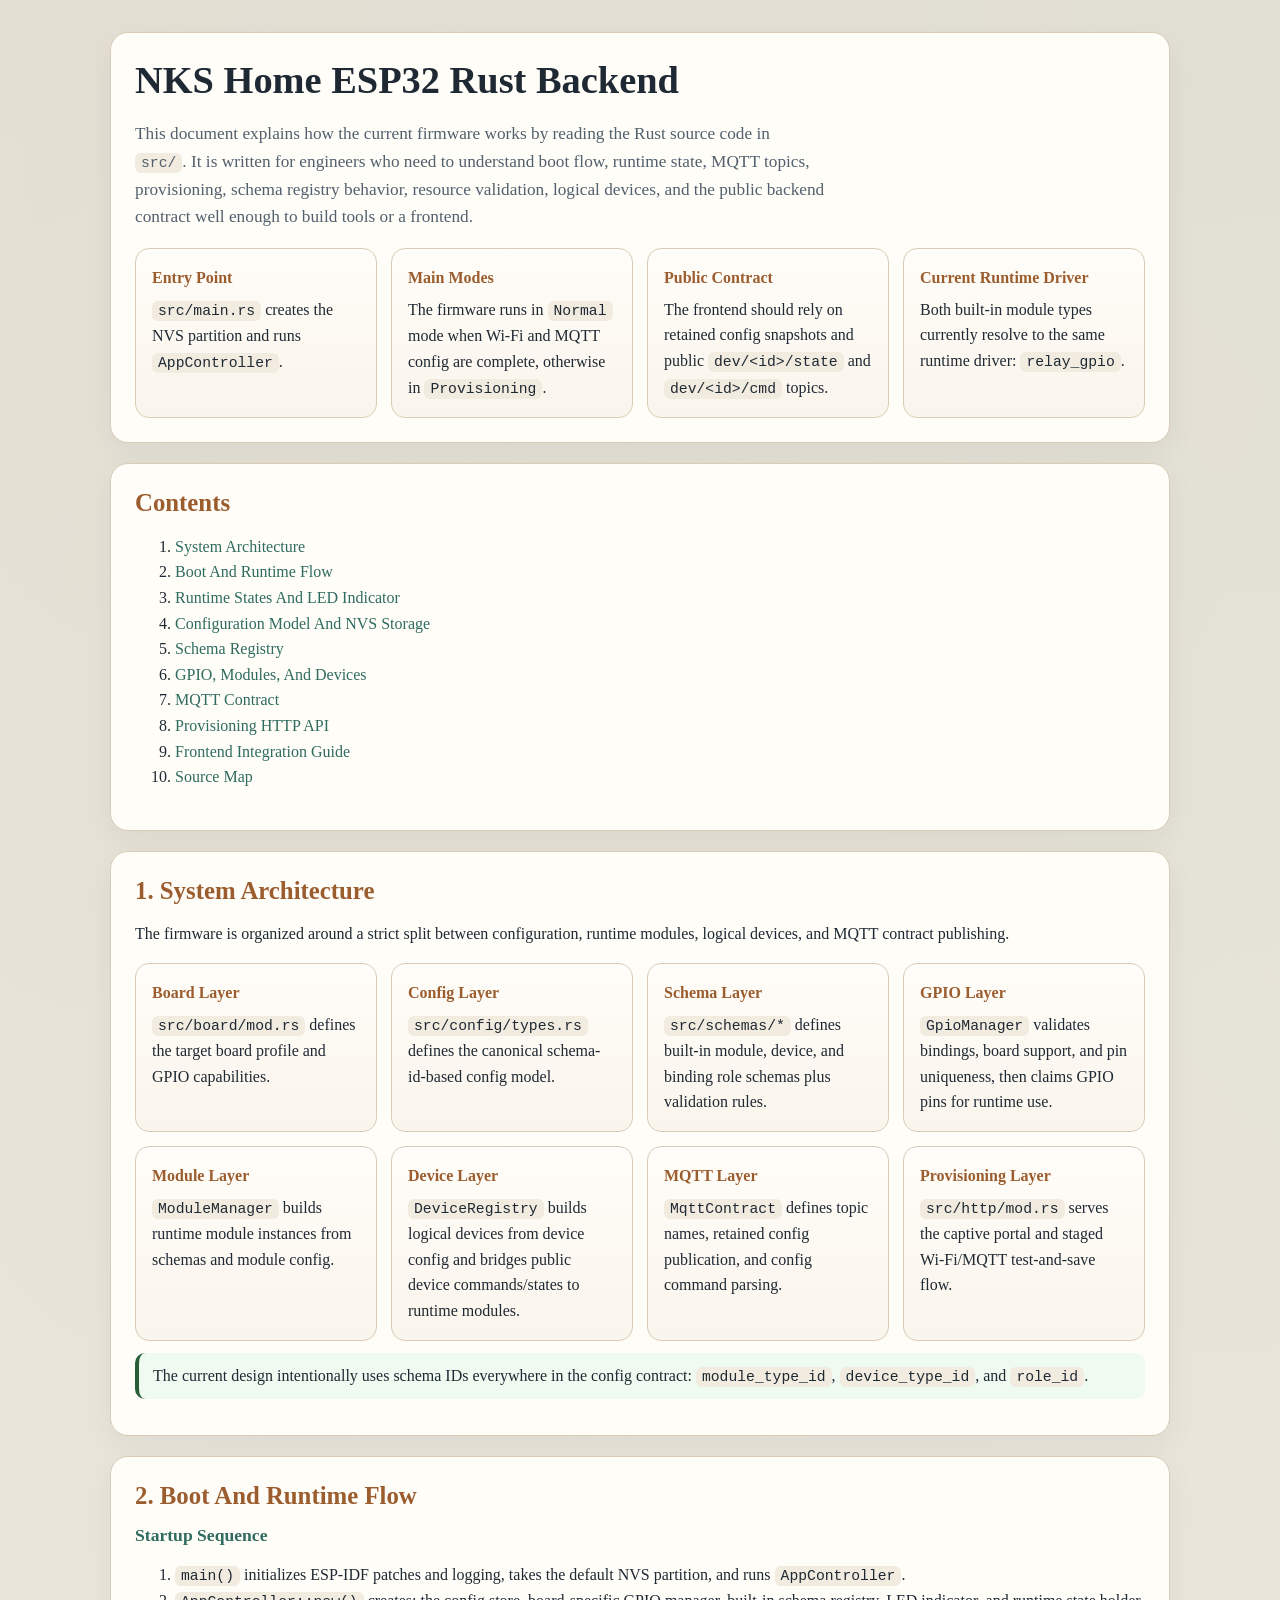
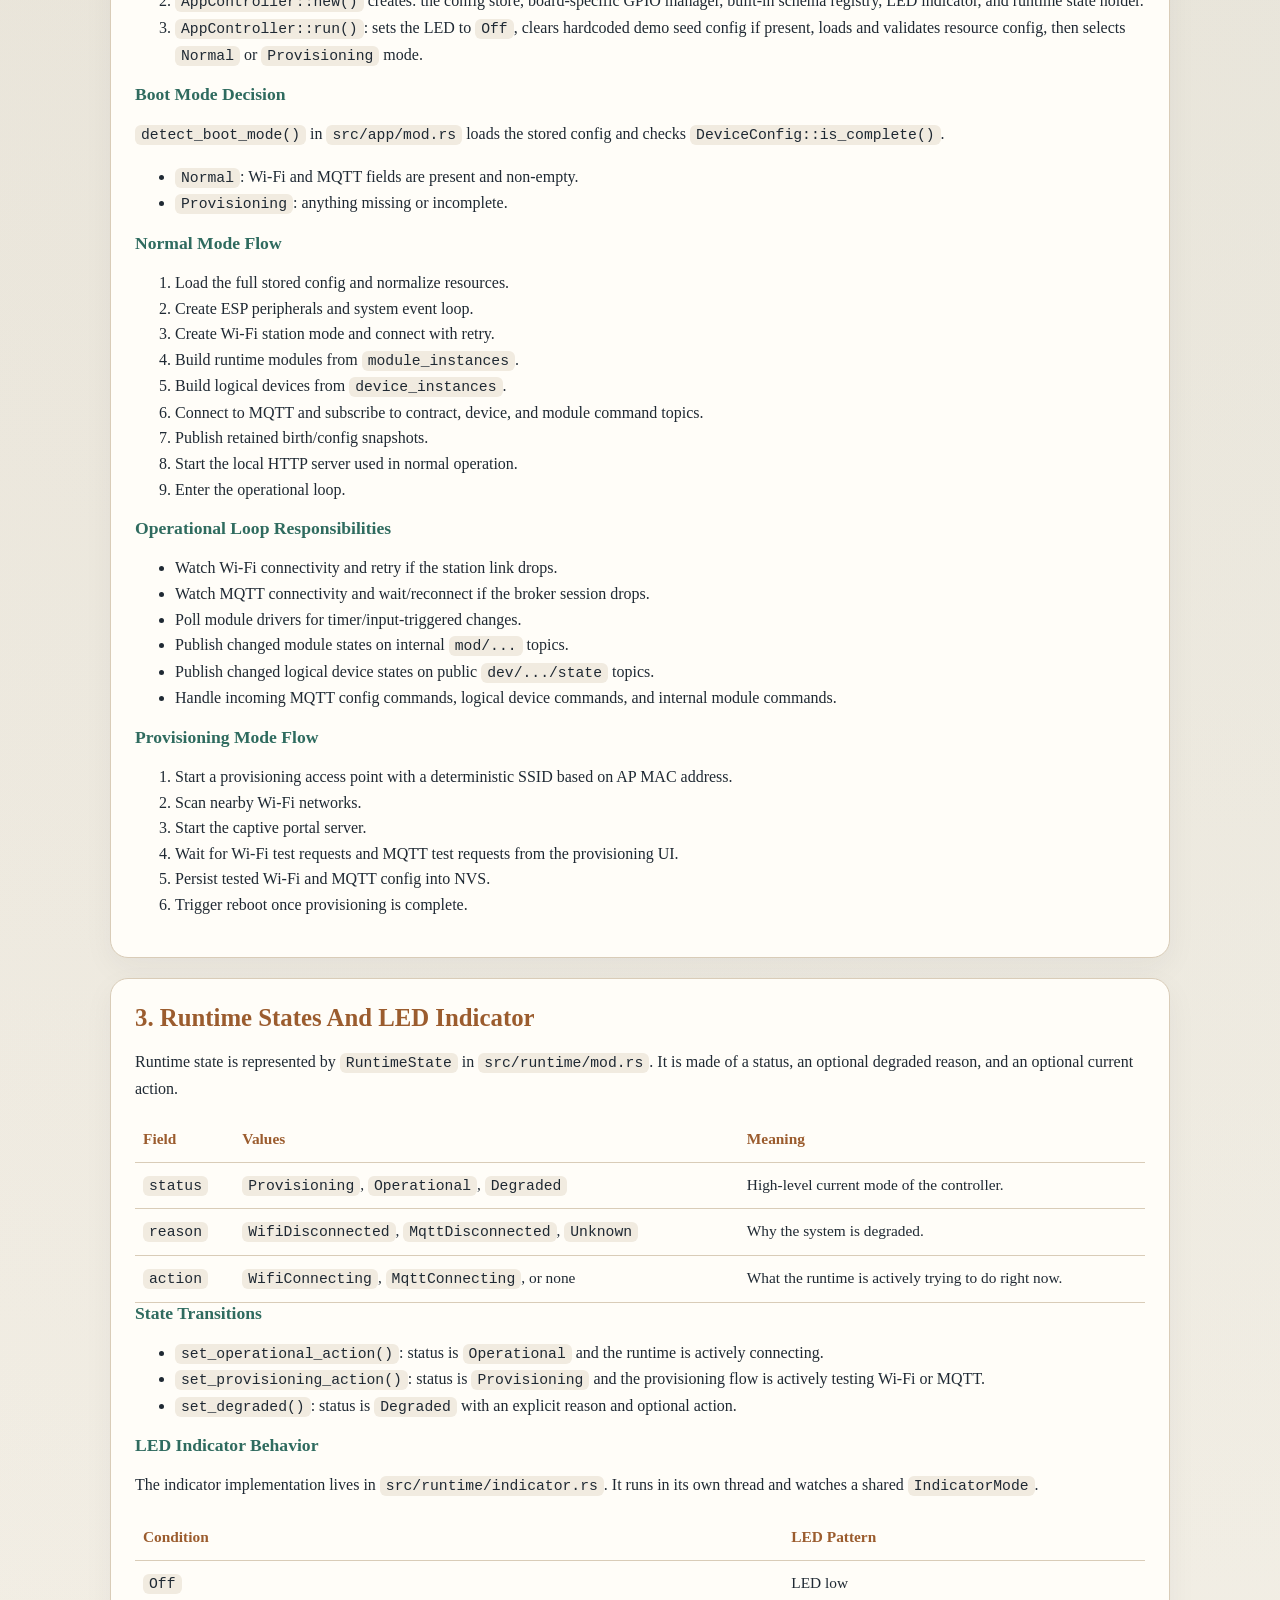
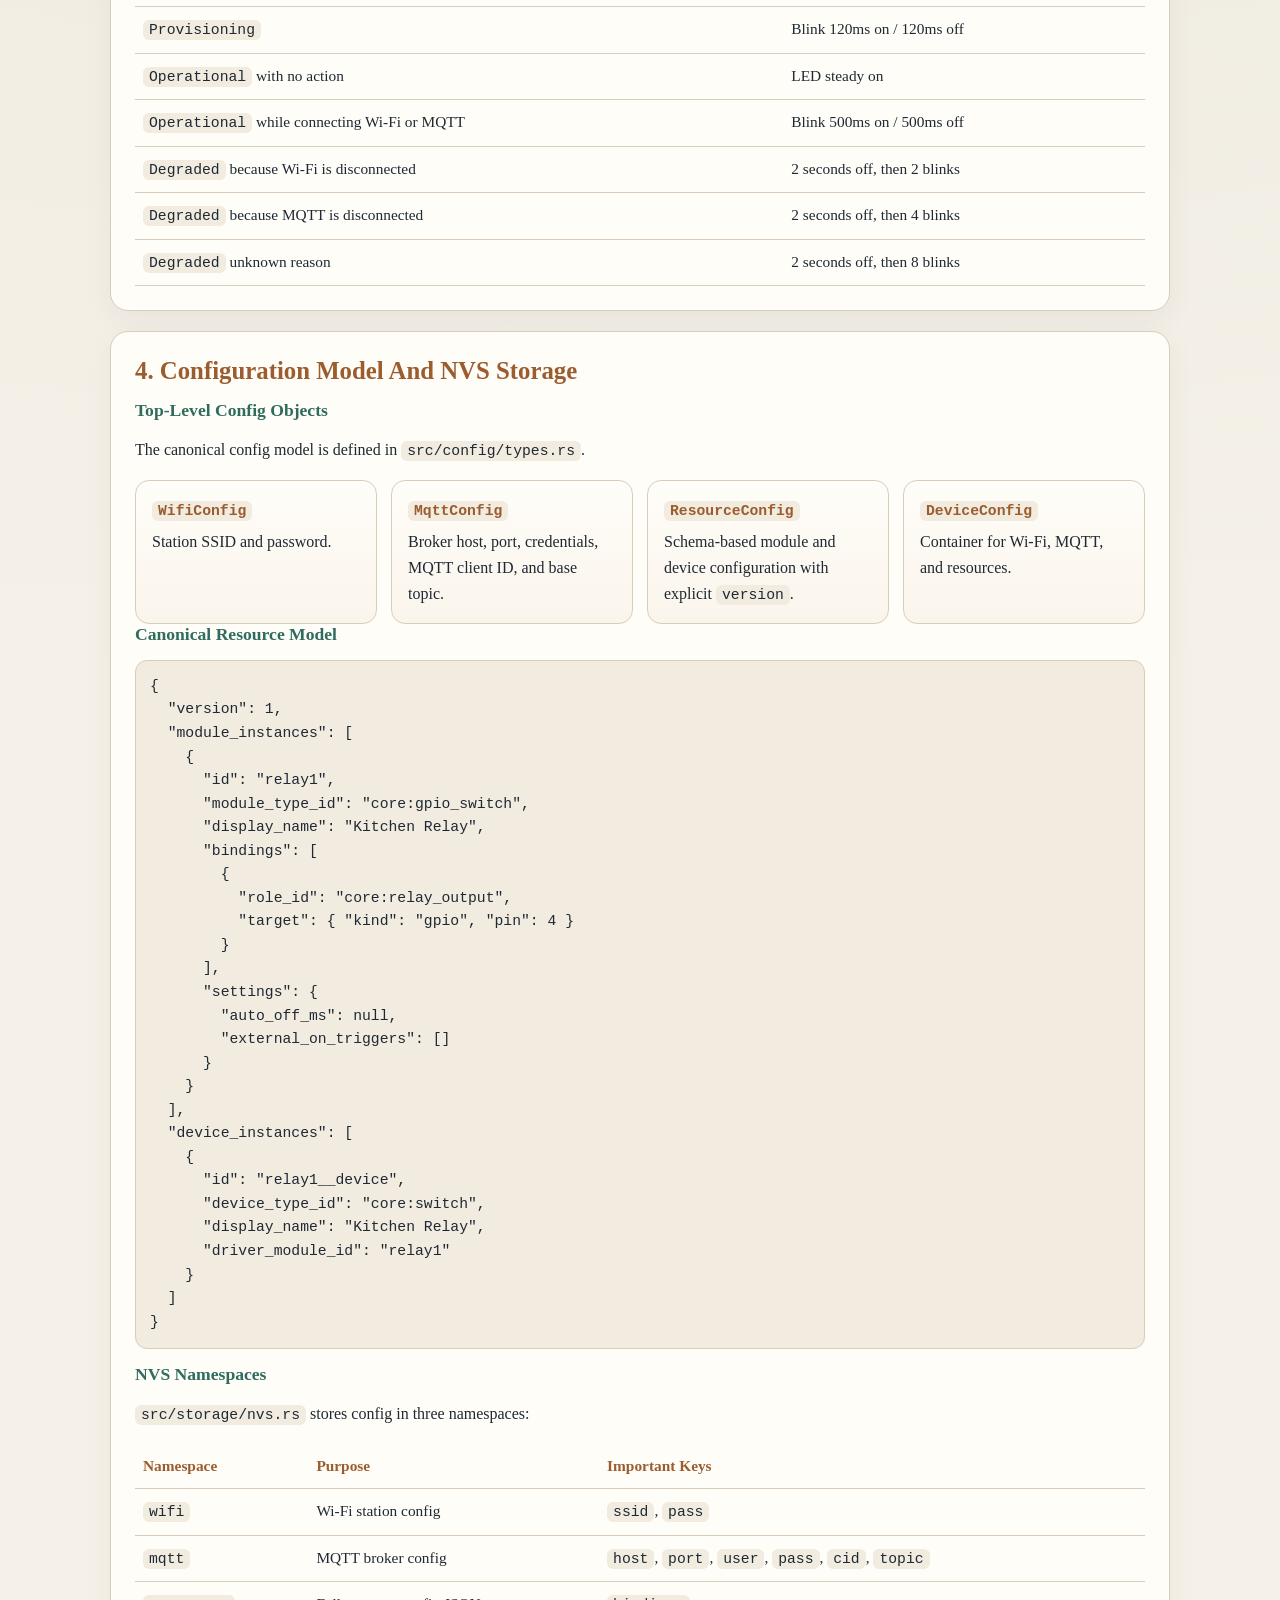
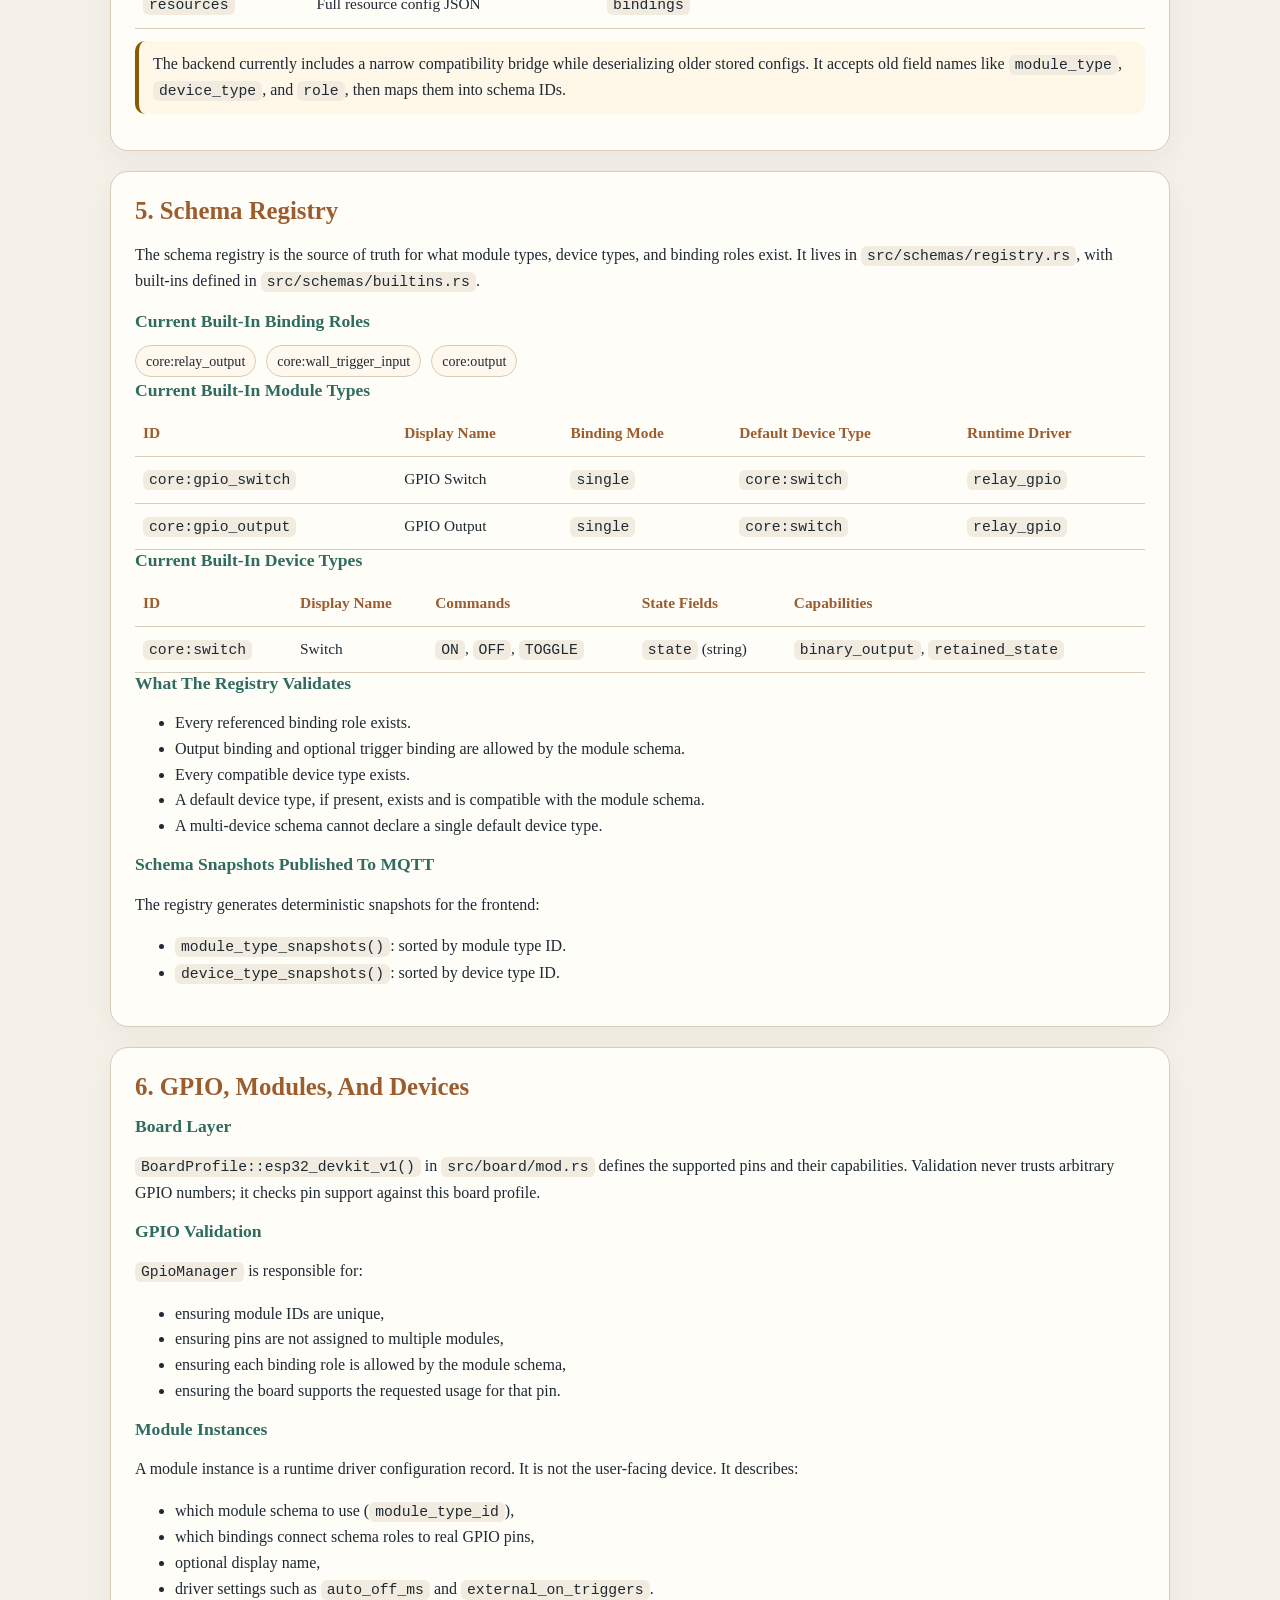
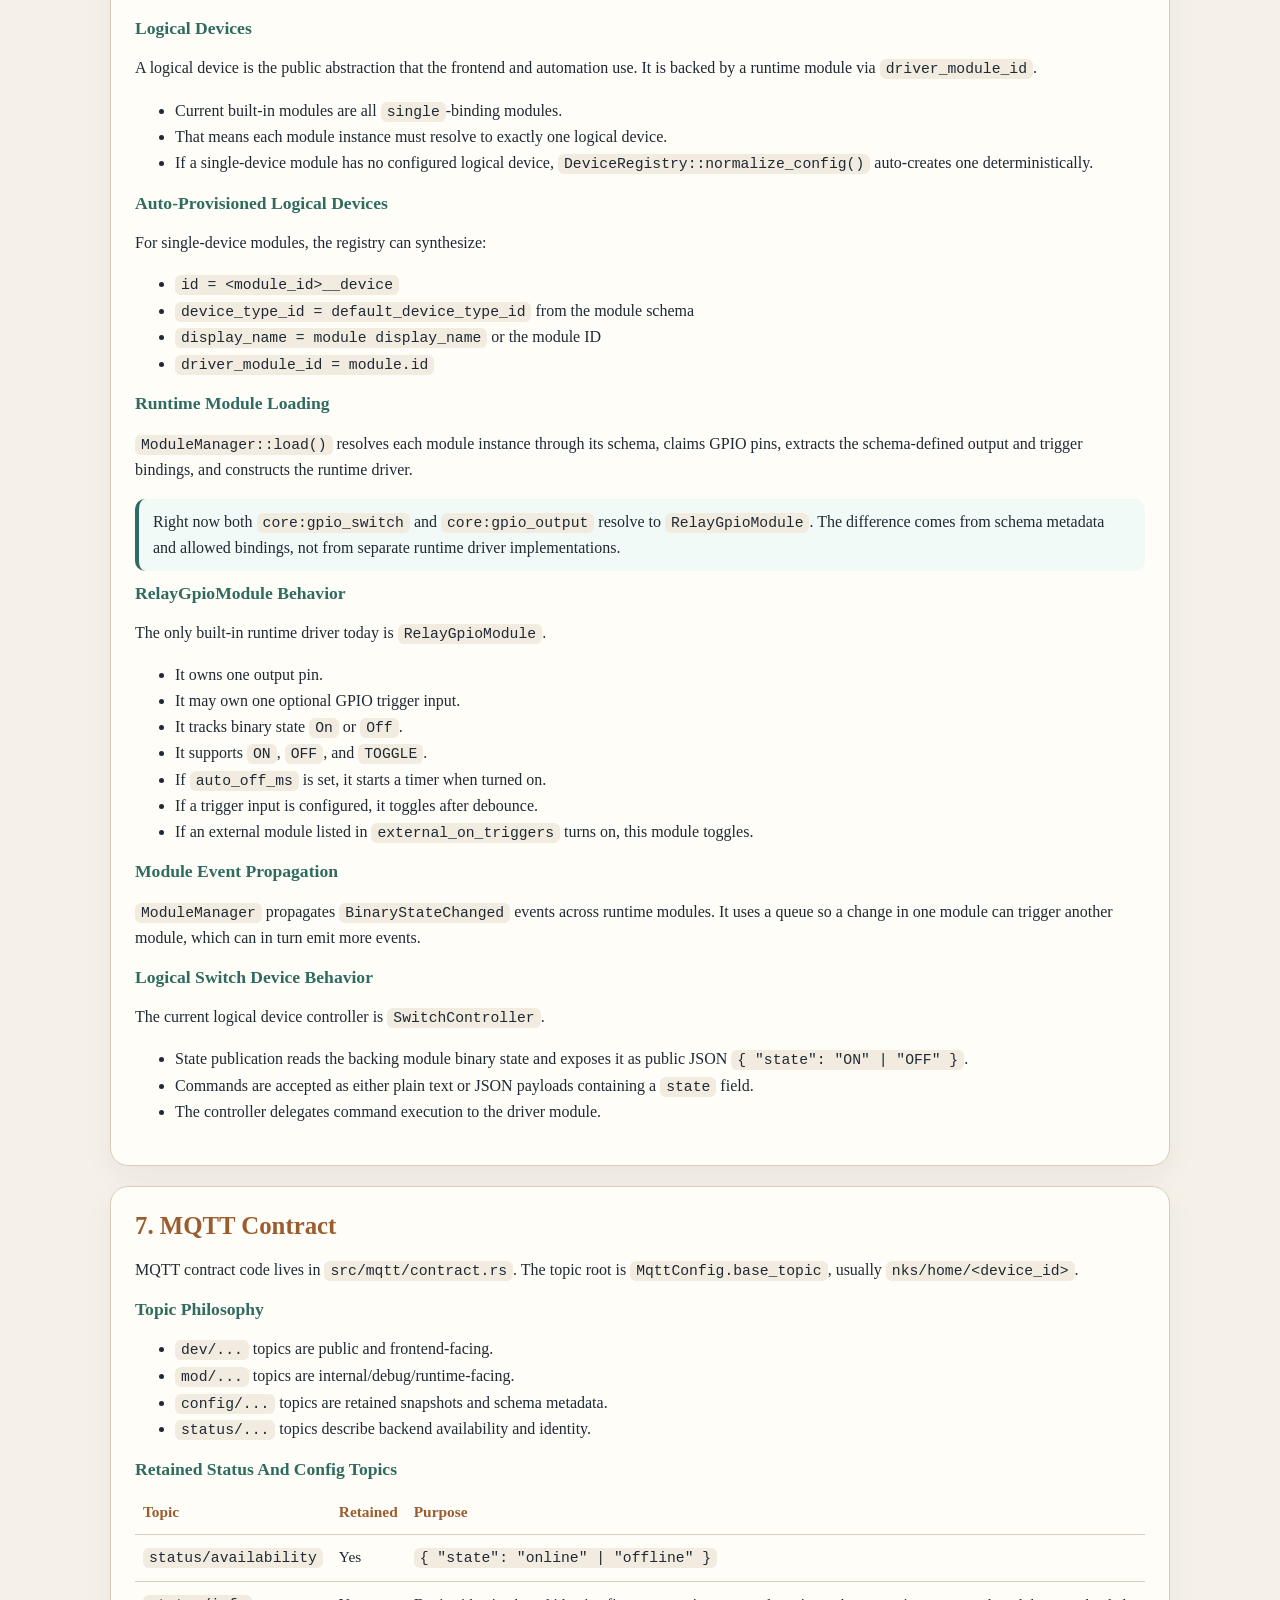
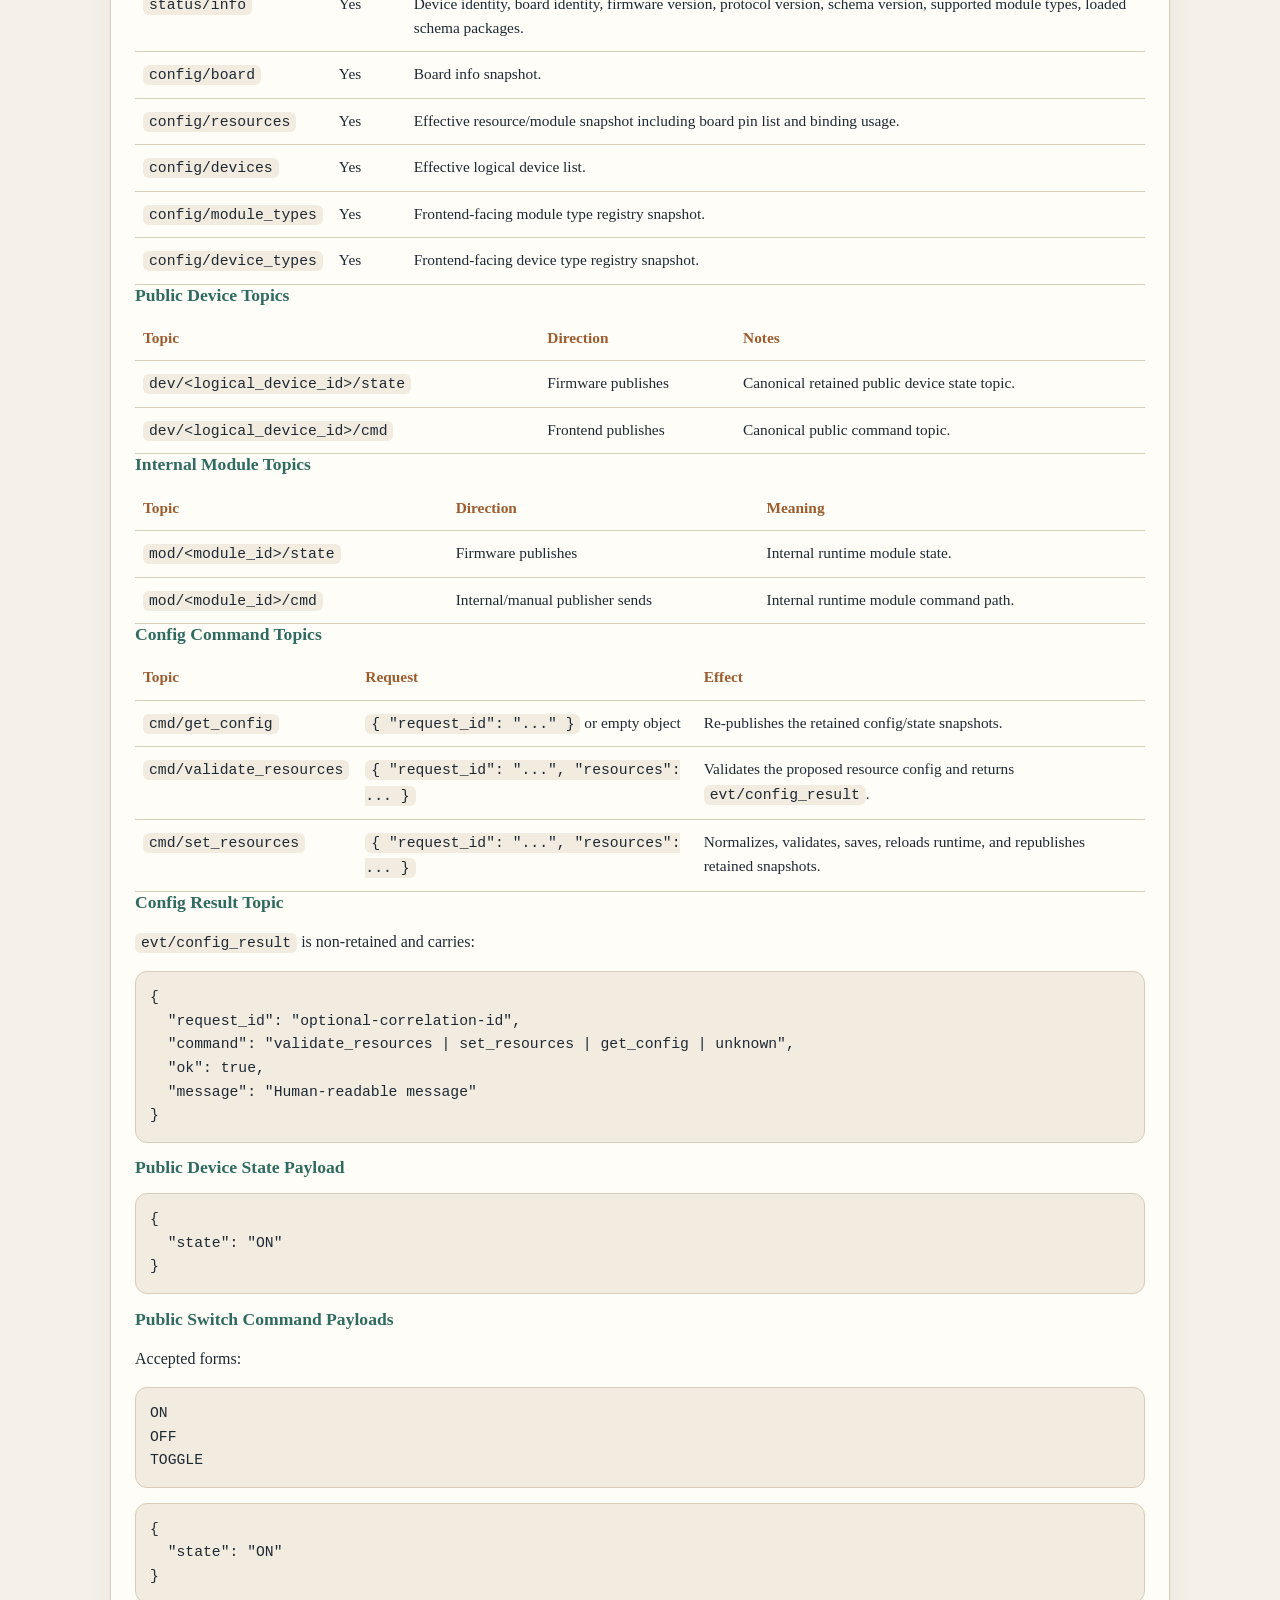
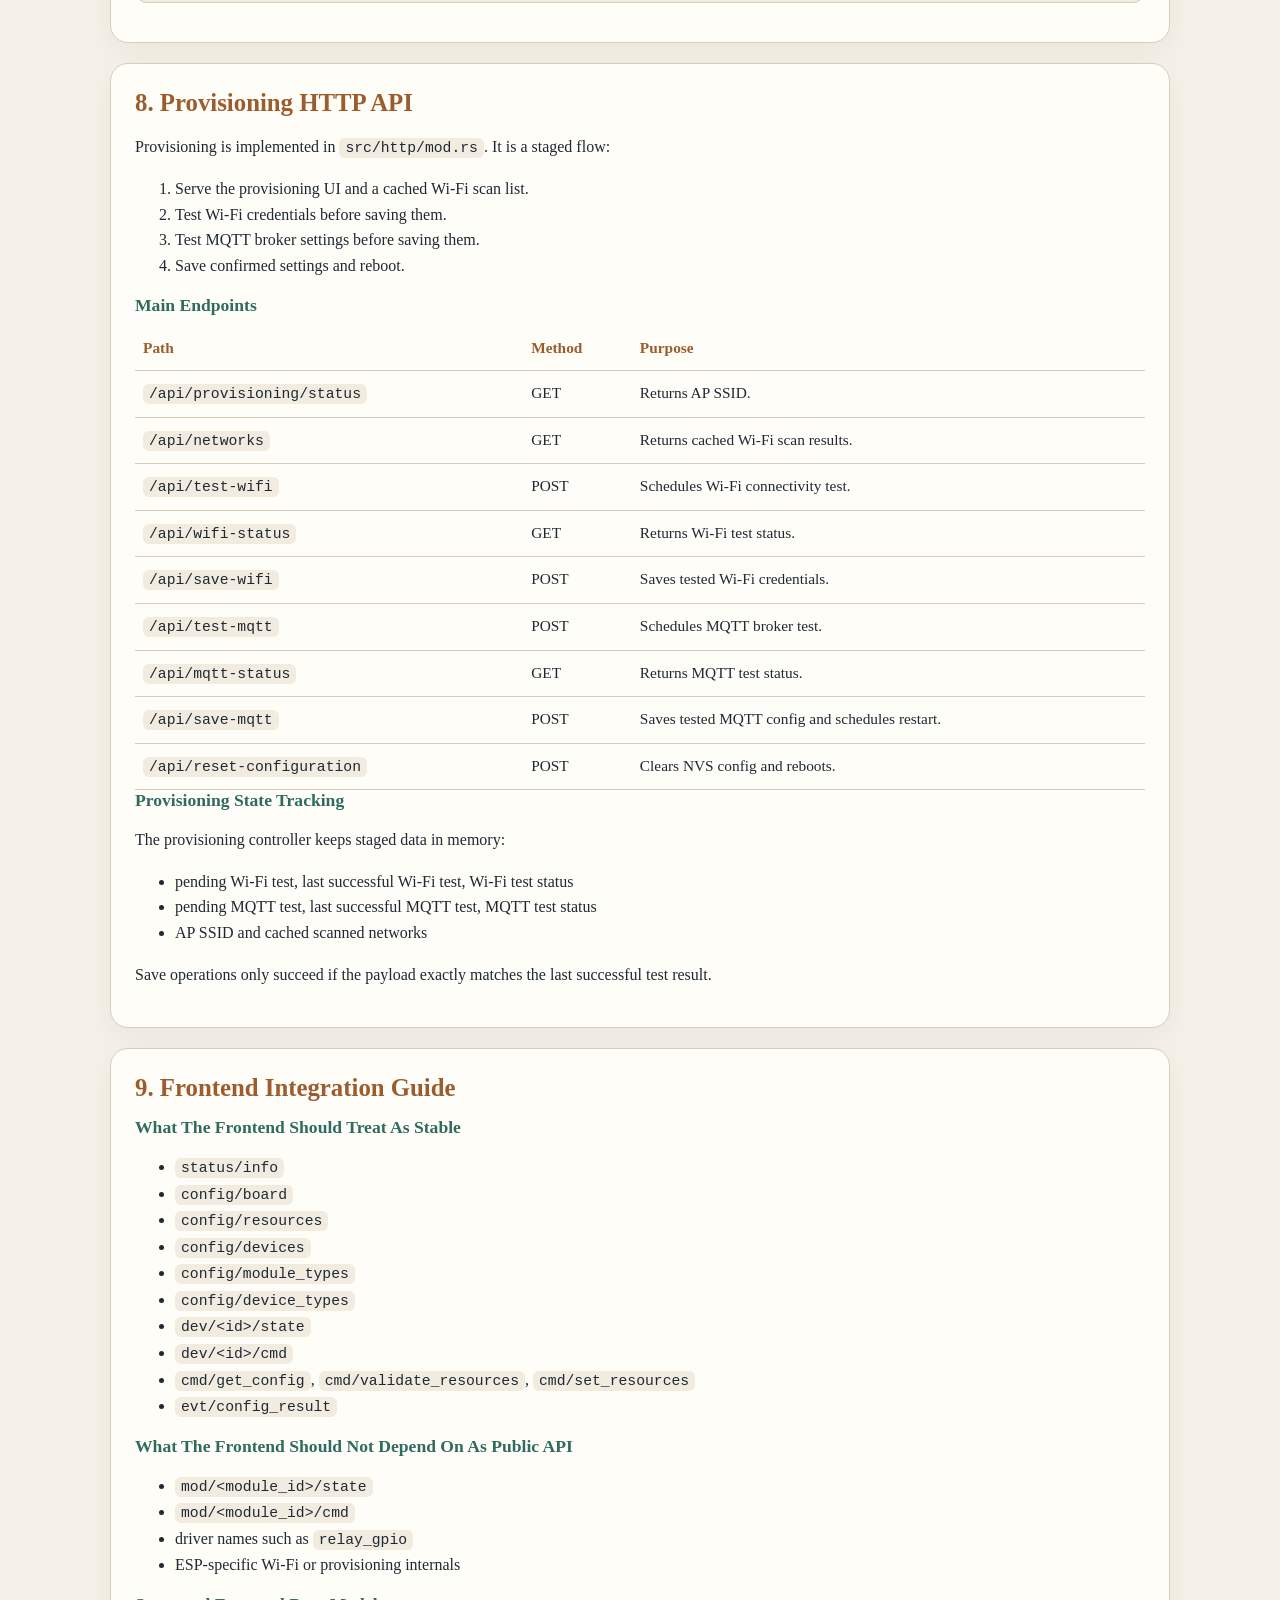
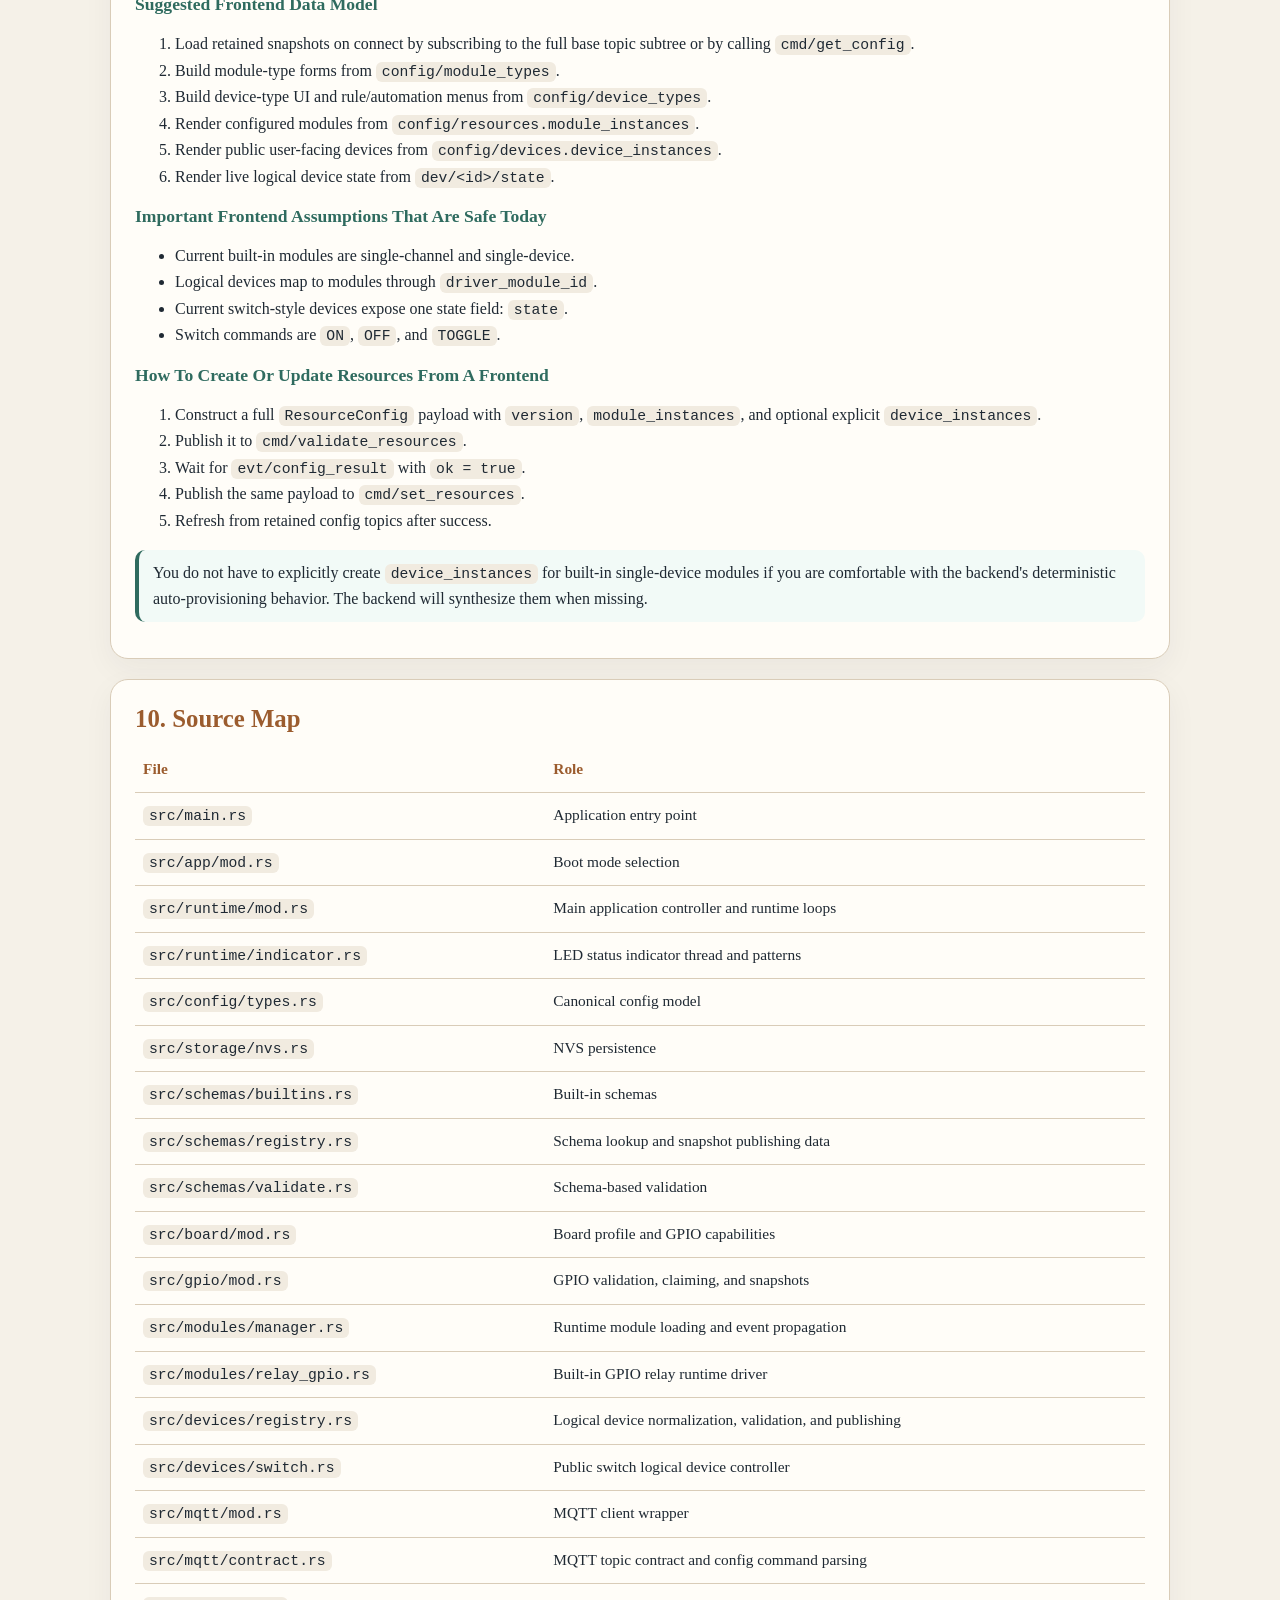
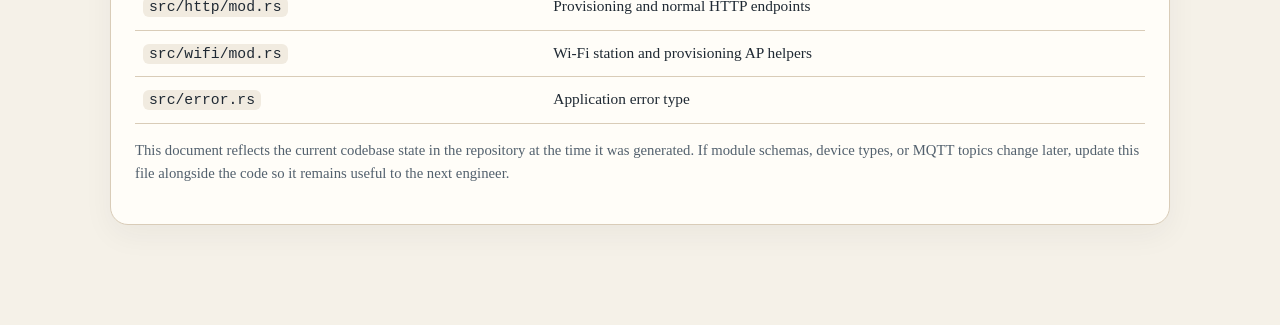
<file: docs/index.html>
<!doctype html>
<html lang="en">
<head>
  <meta charset="utf-8">
  <meta name="viewport" content="width=device-width, initial-scale=1">
  <title>NKS Home ESP32 Rust Backend Documentation</title>
  <style>
    :root {
      --bg: #f5f1e8;
      --panel: #fffdf8;
      --ink: #1f2933;
      --muted: #52606d;
      --accent: #9b5c2e;
      --accent-2: #2f6b5f;
      --border: #d9ccb8;
      --code: #f1ebe0;
      --ok: #275d38;
      --warn: #8a5a00;
    }

    * { box-sizing: border-box; }
    body {
      margin: 0;
      font-family: Georgia, "Times New Roman", serif;
      color: var(--ink);
      background:
        radial-gradient(circle at top left, rgba(155, 92, 46, 0.08), transparent 30%),
        radial-gradient(circle at top right, rgba(47, 107, 95, 0.08), transparent 30%),
        var(--bg);
      line-height: 1.6;
    }

    .page {
      max-width: 1100px;
      margin: 0 auto;
      padding: 32px 20px 80px;
    }

    .hero, section {
      background: var(--panel);
      border: 1px solid var(--border);
      border-radius: 18px;
      padding: 24px;
      margin-bottom: 20px;
      box-shadow: 0 10px 30px rgba(31, 41, 51, 0.05);
    }

    h1, h2, h3 {
      line-height: 1.2;
      margin-top: 0;
    }

    h1 {
      font-size: 2.4rem;
      margin-bottom: 12px;
    }

    h2 {
      font-size: 1.55rem;
      color: var(--accent);
      margin-bottom: 14px;
    }

    h3 {
      font-size: 1.1rem;
      color: var(--accent-2);
      margin-bottom: 10px;
    }

    p, li { font-size: 1rem; }

    .lede {
      font-size: 1.08rem;
      color: var(--muted);
      max-width: 80ch;
    }

    .grid {
      display: grid;
      grid-template-columns: repeat(auto-fit, minmax(240px, 1fr));
      gap: 14px;
    }

    .card {
      border: 1px solid var(--border);
      border-radius: 14px;
      padding: 16px;
      background: linear-gradient(180deg, #fffdf9, #faf5ec);
    }

    .card strong {
      display: block;
      margin-bottom: 6px;
      color: var(--accent);
    }

    code, pre {
      font-family: "SFMono-Regular", Consolas, "Liberation Mono", Menlo, monospace;
      font-size: 0.92rem;
    }

    code {
      background: var(--code);
      padding: 2px 6px;
      border-radius: 6px;
    }

    pre {
      overflow-x: auto;
      padding: 14px;
      background: var(--code);
      border: 1px solid var(--border);
      border-radius: 12px;
    }

    table {
      width: 100%;
      border-collapse: collapse;
      margin-top: 10px;
      font-size: 0.96rem;
    }

    th, td {
      text-align: left;
      vertical-align: top;
      border-bottom: 1px solid var(--border);
      padding: 10px 8px;
    }

    th {
      color: var(--accent);
      font-weight: 700;
    }

    .pill {
      display: inline-block;
      padding: 4px 10px;
      border-radius: 999px;
      border: 1px solid var(--border);
      background: #fff8ef;
      margin: 3px 6px 3px 0;
      font-size: 0.88rem;
    }

    .note {
      border-left: 4px solid var(--accent-2);
      padding: 10px 14px;
      background: #f2faf7;
      border-radius: 10px;
      margin: 12px 0;
    }

    .warn {
      border-left-color: var(--warn);
      background: #fff7e8;
    }

    .ok {
      border-left-color: var(--ok);
      background: #effaf1;
    }

    .toc a {
      color: var(--accent-2);
      text-decoration: none;
    }

    .toc a:hover { text-decoration: underline; }

    .small {
      color: var(--muted);
      font-size: 0.92rem;
    }

    @media (max-width: 700px) {
      h1 { font-size: 1.9rem; }
      section, .hero { padding: 18px; }
    }
  </style>
</head>
<body>
  <div class="page">
    <div class="hero">
      <h1>NKS Home ESP32 Rust Backend</h1>
      <p class="lede">
        This document explains how the current firmware works by reading the Rust source code in
        <code>src/</code>. It is written for engineers who need to understand boot flow, runtime
        state, MQTT topics, provisioning, schema registry behavior, resource validation, logical
        devices, and the public backend contract well enough to build tools or a frontend.
      </p>
      <div class="grid">
        <div class="card">
          <strong>Entry Point</strong>
          <span><code>src/main.rs</code> creates the NVS partition and runs <code>AppController</code>.</span>
        </div>
        <div class="card">
          <strong>Main Modes</strong>
          <span>The firmware runs in <code>Normal</code> mode when Wi-Fi and MQTT config are complete, otherwise in <code>Provisioning</code>.</span>
        </div>
        <div class="card">
          <strong>Public Contract</strong>
          <span>The frontend should rely on retained config snapshots and public <code>dev/&lt;id&gt;/state</code> and <code>dev/&lt;id&gt;/cmd</code> topics.</span>
        </div>
        <div class="card">
          <strong>Current Runtime Driver</strong>
          <span>Both built-in module types currently resolve to the same runtime driver: <code>relay_gpio</code>.</span>
        </div>
      </div>
    </div>

    <section class="toc">
      <h2>Contents</h2>
      <ol>
        <li><a href="#architecture">System Architecture</a></li>
        <li><a href="#boot-flow">Boot And Runtime Flow</a></li>
        <li><a href="#runtime-states">Runtime States And LED Indicator</a></li>
        <li><a href="#config-model">Configuration Model And NVS Storage</a></li>
        <li><a href="#schema-registry">Schema Registry</a></li>
        <li><a href="#gpio-modules-devices">GPIO, Modules, And Devices</a></li>
        <li><a href="#mqtt-contract">MQTT Contract</a></li>
        <li><a href="#provisioning">Provisioning HTTP API</a></li>
        <li><a href="#frontend-guide">Frontend Integration Guide</a></li>
        <li><a href="#source-map">Source Map</a></li>
      </ol>
    </section>

    <section id="architecture">
      <h2>1. System Architecture</h2>
      <p>
        The firmware is organized around a strict split between configuration, runtime modules,
        logical devices, and MQTT contract publishing.
      </p>
      <div class="grid">
        <div class="card">
          <strong>Board Layer</strong>
          <span><code>src/board/mod.rs</code> defines the target board profile and GPIO capabilities.</span>
        </div>
        <div class="card">
          <strong>Config Layer</strong>
          <span><code>src/config/types.rs</code> defines the canonical schema-id-based config model.</span>
        </div>
        <div class="card">
          <strong>Schema Layer</strong>
          <span><code>src/schemas/*</code> defines built-in module, device, and binding role schemas plus validation rules.</span>
        </div>
        <div class="card">
          <strong>GPIO Layer</strong>
          <span><code>GpioManager</code> validates bindings, board support, and pin uniqueness, then claims GPIO pins for runtime use.</span>
        </div>
        <div class="card">
          <strong>Module Layer</strong>
          <span><code>ModuleManager</code> builds runtime module instances from schemas and module config.</span>
        </div>
        <div class="card">
          <strong>Device Layer</strong>
          <span><code>DeviceRegistry</code> builds logical devices from device config and bridges public device commands/states to runtime modules.</span>
        </div>
        <div class="card">
          <strong>MQTT Layer</strong>
          <span><code>MqttContract</code> defines topic names, retained config publication, and config command parsing.</span>
        </div>
        <div class="card">
          <strong>Provisioning Layer</strong>
          <span><code>src/http/mod.rs</code> serves the captive portal and staged Wi-Fi/MQTT test-and-save flow.</span>
        </div>
      </div>

      <div class="note ok">
        The current design intentionally uses schema IDs everywhere in the config contract:
        <code>module_type_id</code>, <code>device_type_id</code>, and <code>role_id</code>.
      </div>
    </section>

    <section id="boot-flow">
      <h2>2. Boot And Runtime Flow</h2>
      <h3>Startup Sequence</h3>
      <ol>
        <li><code>main()</code> initializes ESP-IDF patches and logging, takes the default NVS partition, and runs <code>AppController</code>.</li>
        <li><code>AppController::new()</code> creates:
          the config store, board-specific GPIO manager, built-in schema registry, LED indicator, and runtime state holder.</li>
        <li><code>AppController::run()</code>:
          sets the LED to <code>Off</code>,
          clears hardcoded demo seed config if present,
          loads and validates resource config,
          then selects <code>Normal</code> or <code>Provisioning</code> mode.</li>
      </ol>

      <h3>Boot Mode Decision</h3>
      <p>
        <code>detect_boot_mode()</code> in <code>src/app/mod.rs</code> loads the stored config and checks
        <code>DeviceConfig::is_complete()</code>.
      </p>
      <ul>
        <li><code>Normal</code>: Wi-Fi and MQTT fields are present and non-empty.</li>
        <li><code>Provisioning</code>: anything missing or incomplete.</li>
      </ul>

      <h3>Normal Mode Flow</h3>
      <ol>
        <li>Load the full stored config and normalize resources.</li>
        <li>Create ESP peripherals and system event loop.</li>
        <li>Create Wi-Fi station mode and connect with retry.</li>
        <li>Build runtime modules from <code>module_instances</code>.</li>
        <li>Build logical devices from <code>device_instances</code>.</li>
        <li>Connect to MQTT and subscribe to contract, device, and module command topics.</li>
        <li>Publish retained birth/config snapshots.</li>
        <li>Start the local HTTP server used in normal operation.</li>
        <li>Enter the operational loop.</li>
      </ol>

      <h3>Operational Loop Responsibilities</h3>
      <ul>
        <li>Watch Wi-Fi connectivity and retry if the station link drops.</li>
        <li>Watch MQTT connectivity and wait/reconnect if the broker session drops.</li>
        <li>Poll module drivers for timer/input-triggered changes.</li>
        <li>Publish changed module states on internal <code>mod/...</code> topics.</li>
        <li>Publish changed logical device states on public <code>dev/.../state</code> topics.</li>
        <li>Handle incoming MQTT config commands, logical device commands, and internal module commands.</li>
      </ul>

      <h3>Provisioning Mode Flow</h3>
      <ol>
        <li>Start a provisioning access point with a deterministic SSID based on AP MAC address.</li>
        <li>Scan nearby Wi-Fi networks.</li>
        <li>Start the captive portal server.</li>
        <li>Wait for Wi-Fi test requests and MQTT test requests from the provisioning UI.</li>
        <li>Persist tested Wi-Fi and MQTT config into NVS.</li>
        <li>Trigger reboot once provisioning is complete.</li>
      </ol>
    </section>

    <section id="runtime-states">
      <h2>3. Runtime States And LED Indicator</h2>
      <p>
        Runtime state is represented by <code>RuntimeState</code> in <code>src/runtime/mod.rs</code>.
        It is made of a status, an optional degraded reason, and an optional current action.
      </p>

      <table>
        <thead>
          <tr>
            <th>Field</th>
            <th>Values</th>
            <th>Meaning</th>
          </tr>
        </thead>
        <tbody>
          <tr>
            <td><code>status</code></td>
            <td><code>Provisioning</code>, <code>Operational</code>, <code>Degraded</code></td>
            <td>High-level current mode of the controller.</td>
          </tr>
          <tr>
            <td><code>reason</code></td>
            <td><code>WifiDisconnected</code>, <code>MqttDisconnected</code>, <code>Unknown</code></td>
            <td>Why the system is degraded.</td>
          </tr>
          <tr>
            <td><code>action</code></td>
            <td><code>WifiConnecting</code>, <code>MqttConnecting</code>, or none</td>
            <td>What the runtime is actively trying to do right now.</td>
          </tr>
        </tbody>
      </table>

      <h3>State Transitions</h3>
      <ul>
        <li><code>set_operational_action()</code>: status is <code>Operational</code> and the runtime is actively connecting.</li>
        <li><code>set_provisioning_action()</code>: status is <code>Provisioning</code> and the provisioning flow is actively testing Wi-Fi or MQTT.</li>
        <li><code>set_degraded()</code>: status is <code>Degraded</code> with an explicit reason and optional action.</li>
      </ul>

      <h3>LED Indicator Behavior</h3>
      <p>
        The indicator implementation lives in <code>src/runtime/indicator.rs</code>. It runs in its own
        thread and watches a shared <code>IndicatorMode</code>.
      </p>
      <table>
        <thead>
          <tr>
            <th>Condition</th>
            <th>LED Pattern</th>
          </tr>
        </thead>
        <tbody>
          <tr>
            <td><code>Off</code></td>
            <td>LED low</td>
          </tr>
          <tr>
            <td><code>Provisioning</code></td>
            <td>Blink 120ms on / 120ms off</td>
          </tr>
          <tr>
            <td><code>Operational</code> with no action</td>
            <td>LED steady on</td>
          </tr>
          <tr>
            <td><code>Operational</code> while connecting Wi-Fi or MQTT</td>
            <td>Blink 500ms on / 500ms off</td>
          </tr>
          <tr>
            <td><code>Degraded</code> because Wi-Fi is disconnected</td>
            <td>2 seconds off, then 2 blinks</td>
          </tr>
          <tr>
            <td><code>Degraded</code> because MQTT is disconnected</td>
            <td>2 seconds off, then 4 blinks</td>
          </tr>
          <tr>
            <td><code>Degraded</code> unknown reason</td>
            <td>2 seconds off, then 8 blinks</td>
          </tr>
        </tbody>
      </table>
    </section>

    <section id="config-model">
      <h2>4. Configuration Model And NVS Storage</h2>
      <h3>Top-Level Config Objects</h3>
      <p>
        The canonical config model is defined in <code>src/config/types.rs</code>.
      </p>
      <div class="grid">
        <div class="card">
          <strong><code>WifiConfig</code></strong>
          <span>Station SSID and password.</span>
        </div>
        <div class="card">
          <strong><code>MqttConfig</code></strong>
          <span>Broker host, port, credentials, MQTT client ID, and base topic.</span>
        </div>
        <div class="card">
          <strong><code>ResourceConfig</code></strong>
          <span>Schema-based module and device configuration with explicit <code>version</code>.</span>
        </div>
        <div class="card">
          <strong><code>DeviceConfig</code></strong>
          <span>Container for Wi-Fi, MQTT, and resources.</span>
        </div>
      </div>

      <h3>Canonical Resource Model</h3>
      <pre>{
  "version": 1,
  "module_instances": [
    {
      "id": "relay1",
      "module_type_id": "core:gpio_switch",
      "display_name": "Kitchen Relay",
      "bindings": [
        {
          "role_id": "core:relay_output",
          "target": { "kind": "gpio", "pin": 4 }
        }
      ],
      "settings": {
        "auto_off_ms": null,
        "external_on_triggers": []
      }
    }
  ],
  "device_instances": [
    {
      "id": "relay1__device",
      "device_type_id": "core:switch",
      "display_name": "Kitchen Relay",
      "driver_module_id": "relay1"
    }
  ]
}</pre>

      <h3>NVS Namespaces</h3>
      <p><code>src/storage/nvs.rs</code> stores config in three namespaces:</p>
      <table>
        <thead>
          <tr>
            <th>Namespace</th>
            <th>Purpose</th>
            <th>Important Keys</th>
          </tr>
        </thead>
        <tbody>
          <tr>
            <td><code>wifi</code></td>
            <td>Wi-Fi station config</td>
            <td><code>ssid</code>, <code>pass</code></td>
          </tr>
          <tr>
            <td><code>mqtt</code></td>
            <td>MQTT broker config</td>
            <td><code>host</code>, <code>port</code>, <code>user</code>, <code>pass</code>, <code>cid</code>, <code>topic</code></td>
          </tr>
          <tr>
            <td><code>resources</code></td>
            <td>Full resource config JSON</td>
            <td><code>bindings</code></td>
          </tr>
        </tbody>
      </table>

      <div class="note warn">
        The backend currently includes a narrow compatibility bridge while deserializing older
        stored configs. It accepts old field names like <code>module_type</code>,
        <code>device_type</code>, and <code>role</code>, then maps them into schema IDs.
      </div>
    </section>

    <section id="schema-registry">
      <h2>5. Schema Registry</h2>
      <p>
        The schema registry is the source of truth for what module types, device types, and binding
        roles exist. It lives in <code>src/schemas/registry.rs</code>, with built-ins defined in
        <code>src/schemas/builtins.rs</code>.
      </p>

      <h3>Current Built-In Binding Roles</h3>
      <div class="pill">core:relay_output</div>
      <div class="pill">core:wall_trigger_input</div>
      <div class="pill">core:output</div>

      <h3>Current Built-In Module Types</h3>
      <table>
        <thead>
          <tr>
            <th>ID</th>
            <th>Display Name</th>
            <th>Binding Mode</th>
            <th>Default Device Type</th>
            <th>Runtime Driver</th>
          </tr>
        </thead>
        <tbody>
          <tr>
            <td><code>core:gpio_switch</code></td>
            <td>GPIO Switch</td>
            <td><code>single</code></td>
            <td><code>core:switch</code></td>
            <td><code>relay_gpio</code></td>
          </tr>
          <tr>
            <td><code>core:gpio_output</code></td>
            <td>GPIO Output</td>
            <td><code>single</code></td>
            <td><code>core:switch</code></td>
            <td><code>relay_gpio</code></td>
          </tr>
        </tbody>
      </table>

      <h3>Current Built-In Device Types</h3>
      <table>
        <thead>
          <tr>
            <th>ID</th>
            <th>Display Name</th>
            <th>Commands</th>
            <th>State Fields</th>
            <th>Capabilities</th>
          </tr>
        </thead>
        <tbody>
          <tr>
            <td><code>core:switch</code></td>
            <td>Switch</td>
            <td><code>ON</code>, <code>OFF</code>, <code>TOGGLE</code></td>
            <td><code>state</code> (string)</td>
            <td><code>binary_output</code>, <code>retained_state</code></td>
          </tr>
        </tbody>
      </table>

      <h3>What The Registry Validates</h3>
      <ul>
        <li>Every referenced binding role exists.</li>
        <li>Output binding and optional trigger binding are allowed by the module schema.</li>
        <li>Every compatible device type exists.</li>
        <li>A default device type, if present, exists and is compatible with the module schema.</li>
        <li>A multi-device schema cannot declare a single default device type.</li>
      </ul>

      <h3>Schema Snapshots Published To MQTT</h3>
      <p>
        The registry generates deterministic snapshots for the frontend:
      </p>
      <ul>
        <li><code>module_type_snapshots()</code>: sorted by module type ID.</li>
        <li><code>device_type_snapshots()</code>: sorted by device type ID.</li>
      </ul>
    </section>

    <section id="gpio-modules-devices">
      <h2>6. GPIO, Modules, And Devices</h2>
      <h3>Board Layer</h3>
      <p>
        <code>BoardProfile::esp32_devkit_v1()</code> in <code>src/board/mod.rs</code> defines the
        supported pins and their capabilities. Validation never trusts arbitrary GPIO numbers; it
        checks pin support against this board profile.
      </p>

      <h3>GPIO Validation</h3>
      <p><code>GpioManager</code> is responsible for:</p>
      <ul>
        <li>ensuring module IDs are unique,</li>
        <li>ensuring pins are not assigned to multiple modules,</li>
        <li>ensuring each binding role is allowed by the module schema,</li>
        <li>ensuring the board supports the requested usage for that pin.</li>
      </ul>

      <h3>Module Instances</h3>
      <p>
        A module instance is a runtime driver configuration record. It is not the user-facing device.
        It describes:
      </p>
      <ul>
        <li>which module schema to use (<code>module_type_id</code>),</li>
        <li>which bindings connect schema roles to real GPIO pins,</li>
        <li>optional display name,</li>
        <li>driver settings such as <code>auto_off_ms</code> and <code>external_on_triggers</code>.</li>
      </ul>

      <h3>Logical Devices</h3>
      <p>
        A logical device is the public abstraction that the frontend and automation use. It is
        backed by a runtime module via <code>driver_module_id</code>.
      </p>
      <ul>
        <li>Current built-in modules are all <code>single</code>-binding modules.</li>
        <li>That means each module instance must resolve to exactly one logical device.</li>
        <li>If a single-device module has no configured logical device, <code>DeviceRegistry::normalize_config()</code> auto-creates one deterministically.</li>
      </ul>

      <h3>Auto-Provisioned Logical Devices</h3>
      <p>
        For single-device modules, the registry can synthesize:
      </p>
      <ul>
        <li><code>id = &lt;module_id&gt;__device</code></li>
        <li><code>device_type_id = default_device_type_id</code> from the module schema</li>
        <li><code>display_name = module display_name</code> or the module ID</li>
        <li><code>driver_module_id = module.id</code></li>
      </ul>

      <h3>Runtime Module Loading</h3>
      <p>
        <code>ModuleManager::load()</code> resolves each module instance through its schema, claims
        GPIO pins, extracts the schema-defined output and trigger bindings, and constructs the
        runtime driver.
      </p>
      <div class="note">
        Right now both <code>core:gpio_switch</code> and <code>core:gpio_output</code> resolve to
        <code>RelayGpioModule</code>. The difference comes from schema metadata and allowed bindings,
        not from separate runtime driver implementations.
      </div>

      <h3>RelayGpioModule Behavior</h3>
      <p>
        The only built-in runtime driver today is <code>RelayGpioModule</code>.
      </p>
      <ul>
        <li>It owns one output pin.</li>
        <li>It may own one optional GPIO trigger input.</li>
        <li>It tracks binary state <code>On</code> or <code>Off</code>.</li>
        <li>It supports <code>ON</code>, <code>OFF</code>, and <code>TOGGLE</code>.</li>
        <li>If <code>auto_off_ms</code> is set, it starts a timer when turned on.</li>
        <li>If a trigger input is configured, it toggles after debounce.</li>
        <li>If an external module listed in <code>external_on_triggers</code> turns on, this module toggles.</li>
      </ul>

      <h3>Module Event Propagation</h3>
      <p>
        <code>ModuleManager</code> propagates <code>BinaryStateChanged</code> events across runtime modules.
        It uses a queue so a change in one module can trigger another module, which can in turn
        emit more events.
      </p>

      <h3>Logical Switch Device Behavior</h3>
      <p>
        The current logical device controller is <code>SwitchController</code>.
      </p>
      <ul>
        <li>State publication reads the backing module binary state and exposes it as public JSON <code>{ "state": "ON" | "OFF" }</code>.</li>
        <li>Commands are accepted as either plain text or JSON payloads containing a <code>state</code> field.</li>
        <li>The controller delegates command execution to the driver module.</li>
      </ul>
    </section>

    <section id="mqtt-contract">
      <h2>7. MQTT Contract</h2>
      <p>
        MQTT contract code lives in <code>src/mqtt/contract.rs</code>. The topic root is
        <code>MqttConfig.base_topic</code>, usually <code>nks/home/&lt;device_id&gt;</code>.
      </p>

      <h3>Topic Philosophy</h3>
      <ul>
        <li><code>dev/...</code> topics are public and frontend-facing.</li>
        <li><code>mod/...</code> topics are internal/debug/runtime-facing.</li>
        <li><code>config/...</code> topics are retained snapshots and schema metadata.</li>
        <li><code>status/...</code> topics describe backend availability and identity.</li>
      </ul>

      <h3>Retained Status And Config Topics</h3>
      <table>
        <thead>
          <tr>
            <th>Topic</th>
            <th>Retained</th>
            <th>Purpose</th>
          </tr>
        </thead>
        <tbody>
          <tr>
            <td><code>status/availability</code></td>
            <td>Yes</td>
            <td><code>{ "state": "online" | "offline" }</code></td>
          </tr>
          <tr>
            <td><code>status/info</code></td>
            <td>Yes</td>
            <td>Device identity, board identity, firmware version, protocol version, schema version, supported module types, loaded schema packages.</td>
          </tr>
          <tr>
            <td><code>config/board</code></td>
            <td>Yes</td>
            <td>Board info snapshot.</td>
          </tr>
          <tr>
            <td><code>config/resources</code></td>
            <td>Yes</td>
            <td>Effective resource/module snapshot including board pin list and binding usage.</td>
          </tr>
          <tr>
            <td><code>config/devices</code></td>
            <td>Yes</td>
            <td>Effective logical device list.</td>
          </tr>
          <tr>
            <td><code>config/module_types</code></td>
            <td>Yes</td>
            <td>Frontend-facing module type registry snapshot.</td>
          </tr>
          <tr>
            <td><code>config/device_types</code></td>
            <td>Yes</td>
            <td>Frontend-facing device type registry snapshot.</td>
          </tr>
        </tbody>
      </table>

      <h3>Public Device Topics</h3>
      <table>
        <thead>
          <tr>
            <th>Topic</th>
            <th>Direction</th>
            <th>Notes</th>
          </tr>
        </thead>
        <tbody>
          <tr>
            <td><code>dev/&lt;logical_device_id&gt;/state</code></td>
            <td>Firmware publishes</td>
            <td>Canonical retained public device state topic.</td>
          </tr>
          <tr>
            <td><code>dev/&lt;logical_device_id&gt;/cmd</code></td>
            <td>Frontend publishes</td>
            <td>Canonical public command topic.</td>
          </tr>
        </tbody>
      </table>

      <h3>Internal Module Topics</h3>
      <table>
        <thead>
          <tr>
            <th>Topic</th>
            <th>Direction</th>
            <th>Meaning</th>
          </tr>
        </thead>
        <tbody>
          <tr>
            <td><code>mod/&lt;module_id&gt;/state</code></td>
            <td>Firmware publishes</td>
            <td>Internal runtime module state.</td>
          </tr>
          <tr>
            <td><code>mod/&lt;module_id&gt;/cmd</code></td>
            <td>Internal/manual publisher sends</td>
            <td>Internal runtime module command path.</td>
          </tr>
        </tbody>
      </table>

      <h3>Config Command Topics</h3>
      <table>
        <thead>
          <tr>
            <th>Topic</th>
            <th>Request</th>
            <th>Effect</th>
          </tr>
        </thead>
        <tbody>
          <tr>
            <td><code>cmd/get_config</code></td>
            <td><code>{ "request_id": "..." }</code> or empty object</td>
            <td>Re-publishes the retained config/state snapshots.</td>
          </tr>
          <tr>
            <td><code>cmd/validate_resources</code></td>
            <td><code>{ "request_id": "...", "resources": ... }</code></td>
            <td>Validates the proposed resource config and returns <code>evt/config_result</code>.</td>
          </tr>
          <tr>
            <td><code>cmd/set_resources</code></td>
            <td><code>{ "request_id": "...", "resources": ... }</code></td>
            <td>Normalizes, validates, saves, reloads runtime, and republishes retained snapshots.</td>
          </tr>
        </tbody>
      </table>

      <h3>Config Result Topic</h3>
      <p>
        <code>evt/config_result</code> is non-retained and carries:
      </p>
      <pre>{
  "request_id": "optional-correlation-id",
  "command": "validate_resources | set_resources | get_config | unknown",
  "ok": true,
  "message": "Human-readable message"
}</pre>

      <h3>Public Device State Payload</h3>
      <pre>{
  "state": "ON"
}</pre>

      <h3>Public Switch Command Payloads</h3>
      <p>Accepted forms:</p>
      <pre>ON
OFF
TOGGLE</pre>
      <pre>{
  "state": "ON"
}</pre>
    </section>

    <section id="provisioning">
      <h2>8. Provisioning HTTP API</h2>
      <p>
        Provisioning is implemented in <code>src/http/mod.rs</code>. It is a staged flow:
      </p>
      <ol>
        <li>Serve the provisioning UI and a cached Wi-Fi scan list.</li>
        <li>Test Wi-Fi credentials before saving them.</li>
        <li>Test MQTT broker settings before saving them.</li>
        <li>Save confirmed settings and reboot.</li>
      </ol>

      <h3>Main Endpoints</h3>
      <table>
        <thead>
          <tr>
            <th>Path</th>
            <th>Method</th>
            <th>Purpose</th>
          </tr>
        </thead>
        <tbody>
          <tr>
            <td><code>/api/provisioning/status</code></td>
            <td>GET</td>
            <td>Returns AP SSID.</td>
          </tr>
          <tr>
            <td><code>/api/networks</code></td>
            <td>GET</td>
            <td>Returns cached Wi-Fi scan results.</td>
          </tr>
          <tr>
            <td><code>/api/test-wifi</code></td>
            <td>POST</td>
            <td>Schedules Wi-Fi connectivity test.</td>
          </tr>
          <tr>
            <td><code>/api/wifi-status</code></td>
            <td>GET</td>
            <td>Returns Wi-Fi test status.</td>
          </tr>
          <tr>
            <td><code>/api/save-wifi</code></td>
            <td>POST</td>
            <td>Saves tested Wi-Fi credentials.</td>
          </tr>
          <tr>
            <td><code>/api/test-mqtt</code></td>
            <td>POST</td>
            <td>Schedules MQTT broker test.</td>
          </tr>
          <tr>
            <td><code>/api/mqtt-status</code></td>
            <td>GET</td>
            <td>Returns MQTT test status.</td>
          </tr>
          <tr>
            <td><code>/api/save-mqtt</code></td>
            <td>POST</td>
            <td>Saves tested MQTT config and schedules restart.</td>
          </tr>
          <tr>
            <td><code>/api/reset-configuration</code></td>
            <td>POST</td>
            <td>Clears NVS config and reboots.</td>
          </tr>
        </tbody>
      </table>

      <h3>Provisioning State Tracking</h3>
      <p>
        The provisioning controller keeps staged data in memory:
      </p>
      <ul>
        <li>pending Wi-Fi test, last successful Wi-Fi test, Wi-Fi test status</li>
        <li>pending MQTT test, last successful MQTT test, MQTT test status</li>
        <li>AP SSID and cached scanned networks</li>
      </ul>
      <p>
        Save operations only succeed if the payload exactly matches the last successful test result.
      </p>
    </section>

    <section id="frontend-guide">
      <h2>9. Frontend Integration Guide</h2>
      <h3>What The Frontend Should Treat As Stable</h3>
      <ul>
        <li><code>status/info</code></li>
        <li><code>config/board</code></li>
        <li><code>config/resources</code></li>
        <li><code>config/devices</code></li>
        <li><code>config/module_types</code></li>
        <li><code>config/device_types</code></li>
        <li><code>dev/&lt;id&gt;/state</code></li>
        <li><code>dev/&lt;id&gt;/cmd</code></li>
        <li><code>cmd/get_config</code>, <code>cmd/validate_resources</code>, <code>cmd/set_resources</code></li>
        <li><code>evt/config_result</code></li>
      </ul>

      <h3>What The Frontend Should Not Depend On As Public API</h3>
      <ul>
        <li><code>mod/&lt;module_id&gt;/state</code></li>
        <li><code>mod/&lt;module_id&gt;/cmd</code></li>
        <li>driver names such as <code>relay_gpio</code></li>
        <li>ESP-specific Wi-Fi or provisioning internals</li>
      </ul>

      <h3>Suggested Frontend Data Model</h3>
      <ol>
        <li>Load retained snapshots on connect by subscribing to the full base topic subtree or by calling <code>cmd/get_config</code>.</li>
        <li>Build module-type forms from <code>config/module_types</code>.</li>
        <li>Build device-type UI and rule/automation menus from <code>config/device_types</code>.</li>
        <li>Render configured modules from <code>config/resources.module_instances</code>.</li>
        <li>Render public user-facing devices from <code>config/devices.device_instances</code>.</li>
        <li>Render live logical device state from <code>dev/&lt;id&gt;/state</code>.</li>
      </ol>

      <h3>Important Frontend Assumptions That Are Safe Today</h3>
      <ul>
        <li>Current built-in modules are single-channel and single-device.</li>
        <li>Logical devices map to modules through <code>driver_module_id</code>.</li>
        <li>Current switch-style devices expose one state field: <code>state</code>.</li>
        <li>Switch commands are <code>ON</code>, <code>OFF</code>, and <code>TOGGLE</code>.</li>
      </ul>

      <h3>How To Create Or Update Resources From A Frontend</h3>
      <ol>
        <li>Construct a full <code>ResourceConfig</code> payload with <code>version</code>, <code>module_instances</code>, and optional explicit <code>device_instances</code>.</li>
        <li>Publish it to <code>cmd/validate_resources</code>.</li>
        <li>Wait for <code>evt/config_result</code> with <code>ok = true</code>.</li>
        <li>Publish the same payload to <code>cmd/set_resources</code>.</li>
        <li>Refresh from retained config topics after success.</li>
      </ol>

      <div class="note">
        You do not have to explicitly create <code>device_instances</code> for built-in single-device
        modules if you are comfortable with the backend's deterministic auto-provisioning behavior.
        The backend will synthesize them when missing.
      </div>
    </section>

    <section id="source-map">
      <h2>10. Source Map</h2>
      <table>
        <thead>
          <tr>
            <th>File</th>
            <th>Role</th>
          </tr>
        </thead>
        <tbody>
          <tr><td><code>src/main.rs</code></td><td>Application entry point</td></tr>
          <tr><td><code>src/app/mod.rs</code></td><td>Boot mode selection</td></tr>
          <tr><td><code>src/runtime/mod.rs</code></td><td>Main application controller and runtime loops</td></tr>
          <tr><td><code>src/runtime/indicator.rs</code></td><td>LED status indicator thread and patterns</td></tr>
          <tr><td><code>src/config/types.rs</code></td><td>Canonical config model</td></tr>
          <tr><td><code>src/storage/nvs.rs</code></td><td>NVS persistence</td></tr>
          <tr><td><code>src/schemas/builtins.rs</code></td><td>Built-in schemas</td></tr>
          <tr><td><code>src/schemas/registry.rs</code></td><td>Schema lookup and snapshot publishing data</td></tr>
          <tr><td><code>src/schemas/validate.rs</code></td><td>Schema-based validation</td></tr>
          <tr><td><code>src/board/mod.rs</code></td><td>Board profile and GPIO capabilities</td></tr>
          <tr><td><code>src/gpio/mod.rs</code></td><td>GPIO validation, claiming, and snapshots</td></tr>
          <tr><td><code>src/modules/manager.rs</code></td><td>Runtime module loading and event propagation</td></tr>
          <tr><td><code>src/modules/relay_gpio.rs</code></td><td>Built-in GPIO relay runtime driver</td></tr>
          <tr><td><code>src/devices/registry.rs</code></td><td>Logical device normalization, validation, and publishing</td></tr>
          <tr><td><code>src/devices/switch.rs</code></td><td>Public switch logical device controller</td></tr>
          <tr><td><code>src/mqtt/mod.rs</code></td><td>MQTT client wrapper</td></tr>
          <tr><td><code>src/mqtt/contract.rs</code></td><td>MQTT topic contract and config command parsing</td></tr>
          <tr><td><code>src/http/mod.rs</code></td><td>Provisioning and normal HTTP endpoints</td></tr>
          <tr><td><code>src/wifi/mod.rs</code></td><td>Wi-Fi station and provisioning AP helpers</td></tr>
          <tr><td><code>src/error.rs</code></td><td>Application error type</td></tr>
        </tbody>
      </table>

      <p class="small">
        This document reflects the current codebase state in the repository at the time it was
        generated. If module schemas, device types, or MQTT topics change later, update this file
        alongside the code so it remains useful to the next engineer.
      </p>
    </section>
  </div>
</body>
</html>
</file>
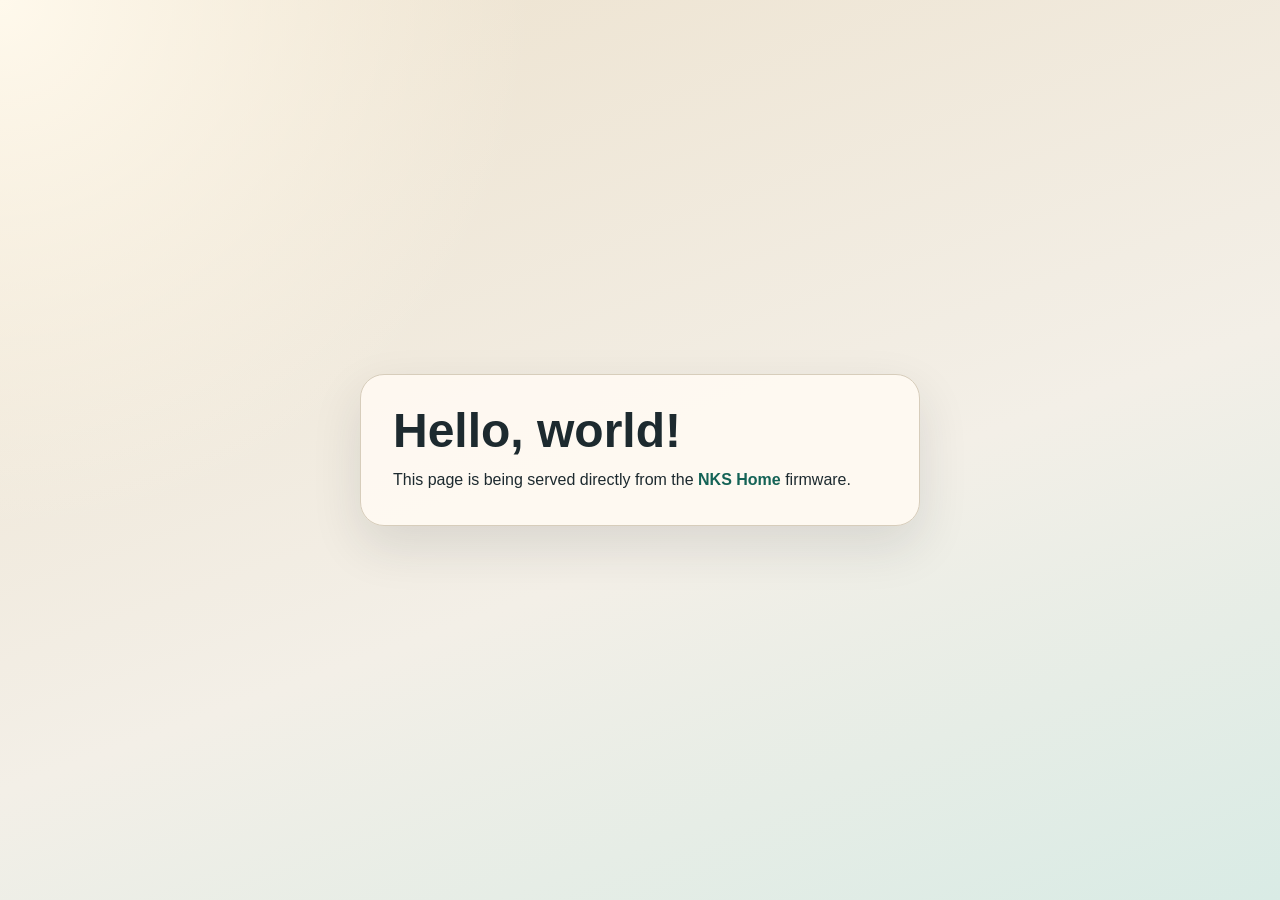
<file: src/http/assets/index.html>
<!doctype html>
<html lang="en">
<head>
  <meta charset="utf-8">
  <meta name="viewport" content="width=device-width, initial-scale=1">
  <title>NKS Home</title>
  <style>
    :root {
      color-scheme: light;
      --bg: #f3efe7;
      --panel: #fffaf2;
      --ink: #1d2a2f;
      --accent: #146356;
      --line: #d7cdbb;
    }

    * {
      box-sizing: border-box;
    }

    body {
      margin: 0;
      min-height: 100vh;
      display: grid;
      place-items: center;
      background:
        radial-gradient(circle at top left, #fff9ec 0, transparent 34%),
        linear-gradient(160deg, #ede2ce 0%, var(--bg) 58%, #d9ebe5 100%);
      color: var(--ink);
      font-family: "Trebuchet MS", "Segoe UI", sans-serif;
      padding: 24px;
    }

    main {
      width: min(100%, 560px);
      background: rgba(255, 250, 242, 0.92);
      border: 1px solid var(--line);
      border-radius: 24px;
      padding: 32px;
      box-shadow: 0 20px 50px rgba(29, 42, 47, 0.12);
    }

    h1 {
      margin: 0 0 12px;
      font-size: clamp(2rem, 4vw, 3rem);
      line-height: 1;
    }

    p {
      margin: 0;
      font-size: 1rem;
      line-height: 1.6;
    }

    strong {
      color: var(--accent);
    }
  </style>
</head>
<body>
  <main>
    <h1>Hello, world!</h1>
    <p>This page is being served directly from the <strong>NKS Home</strong> firmware.</p>
  </main>
</body>
</html>
</file>
